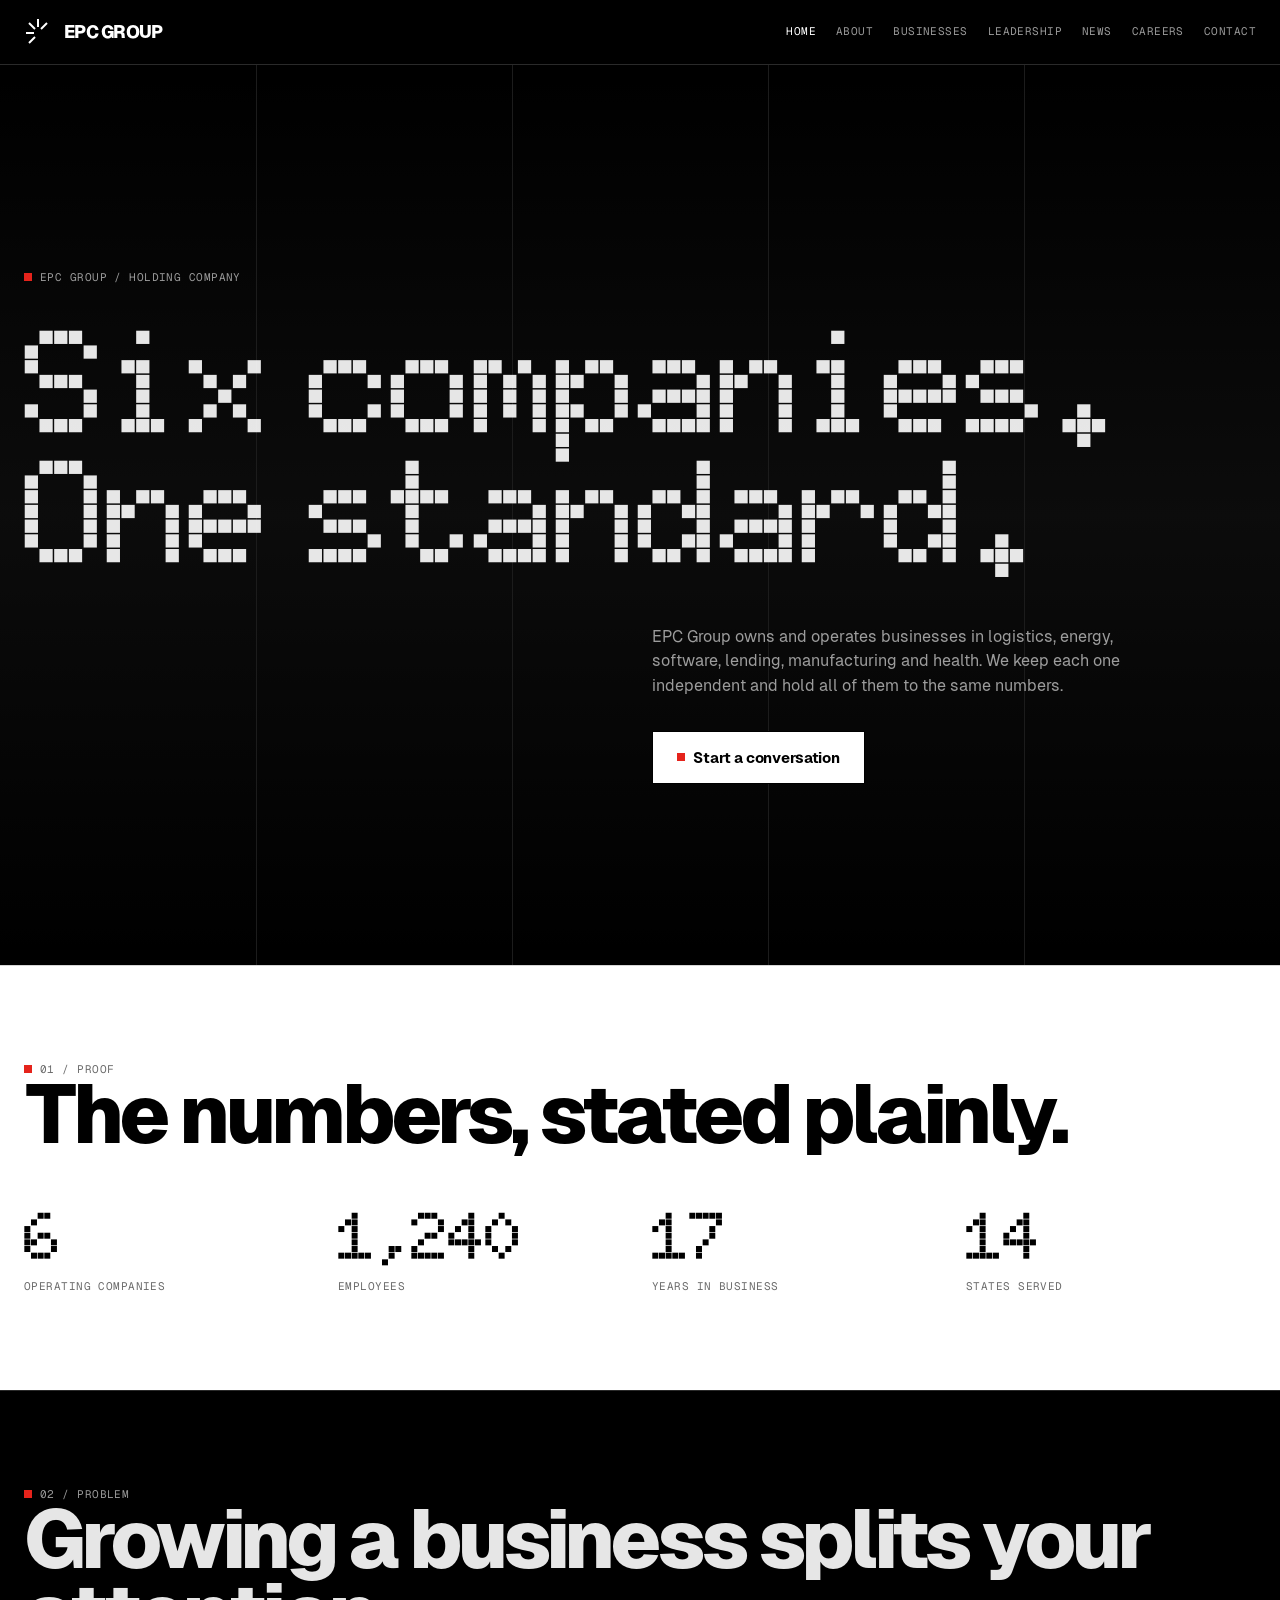
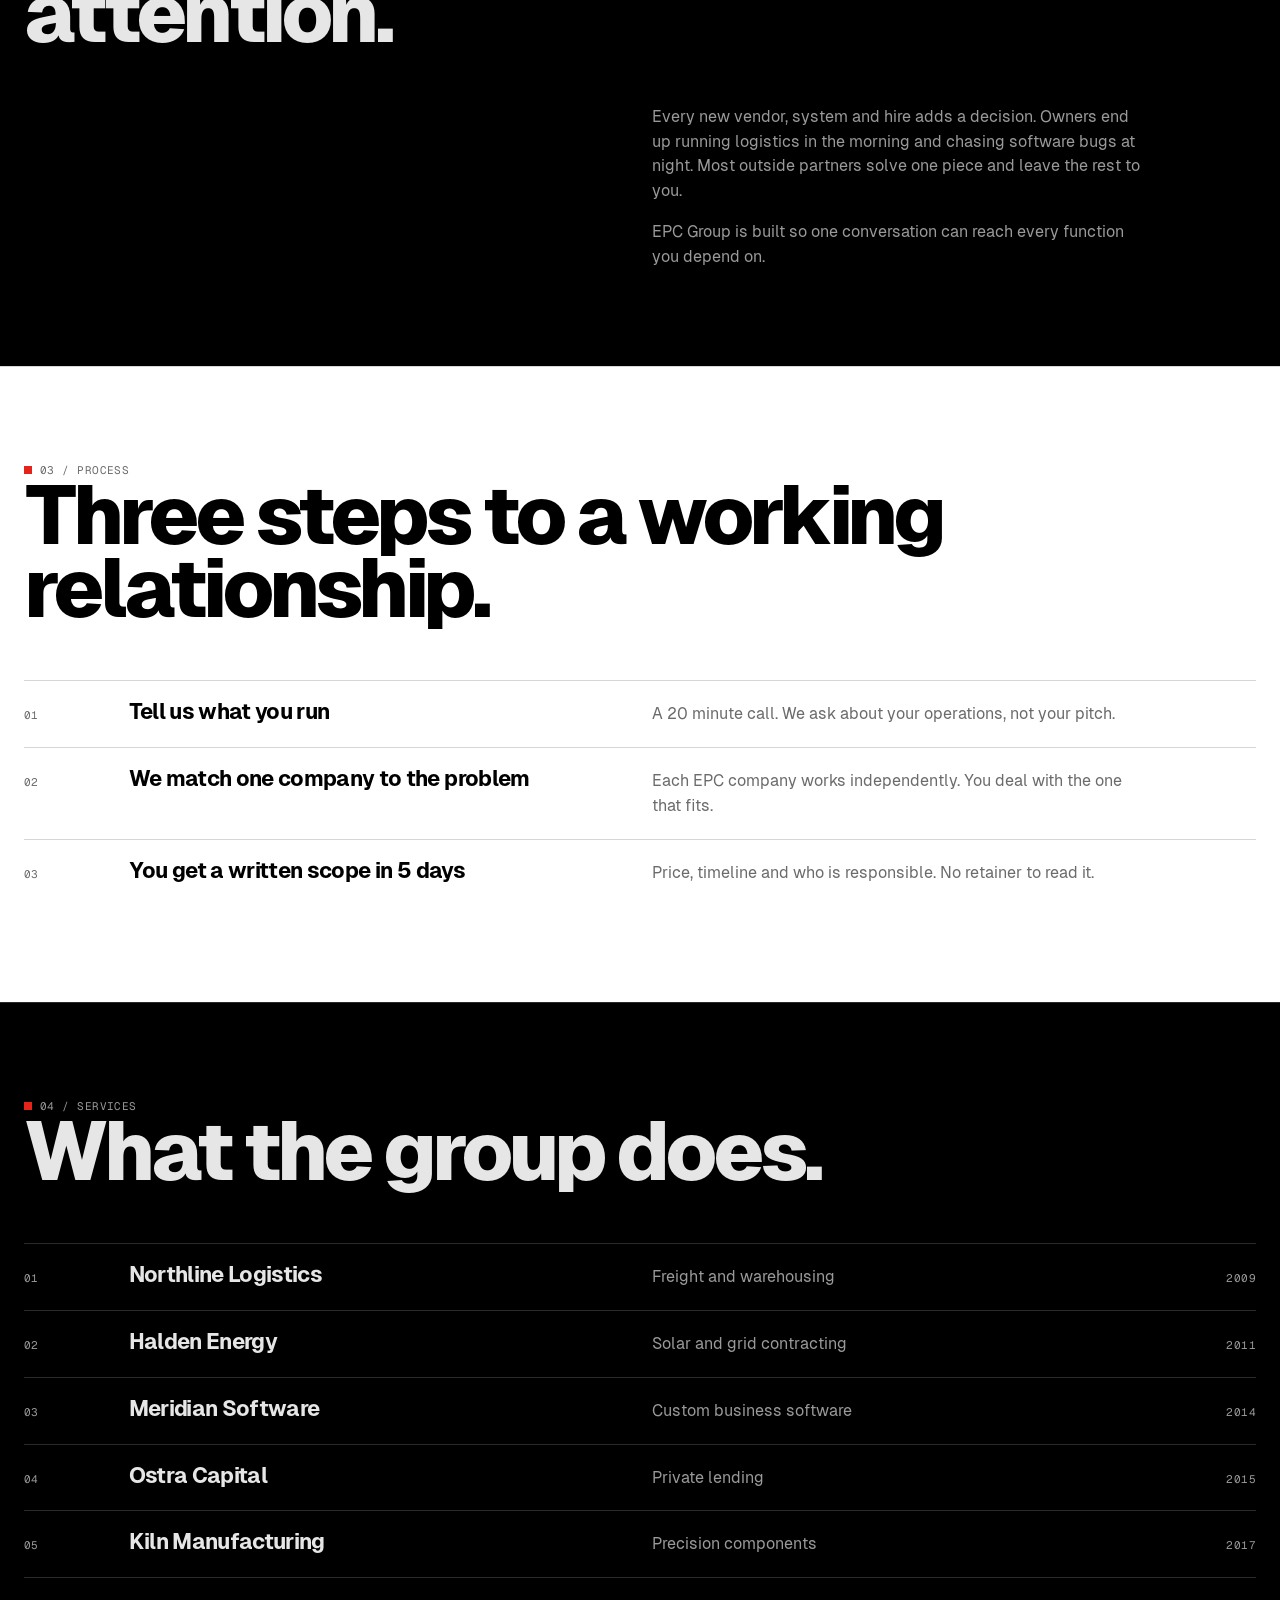
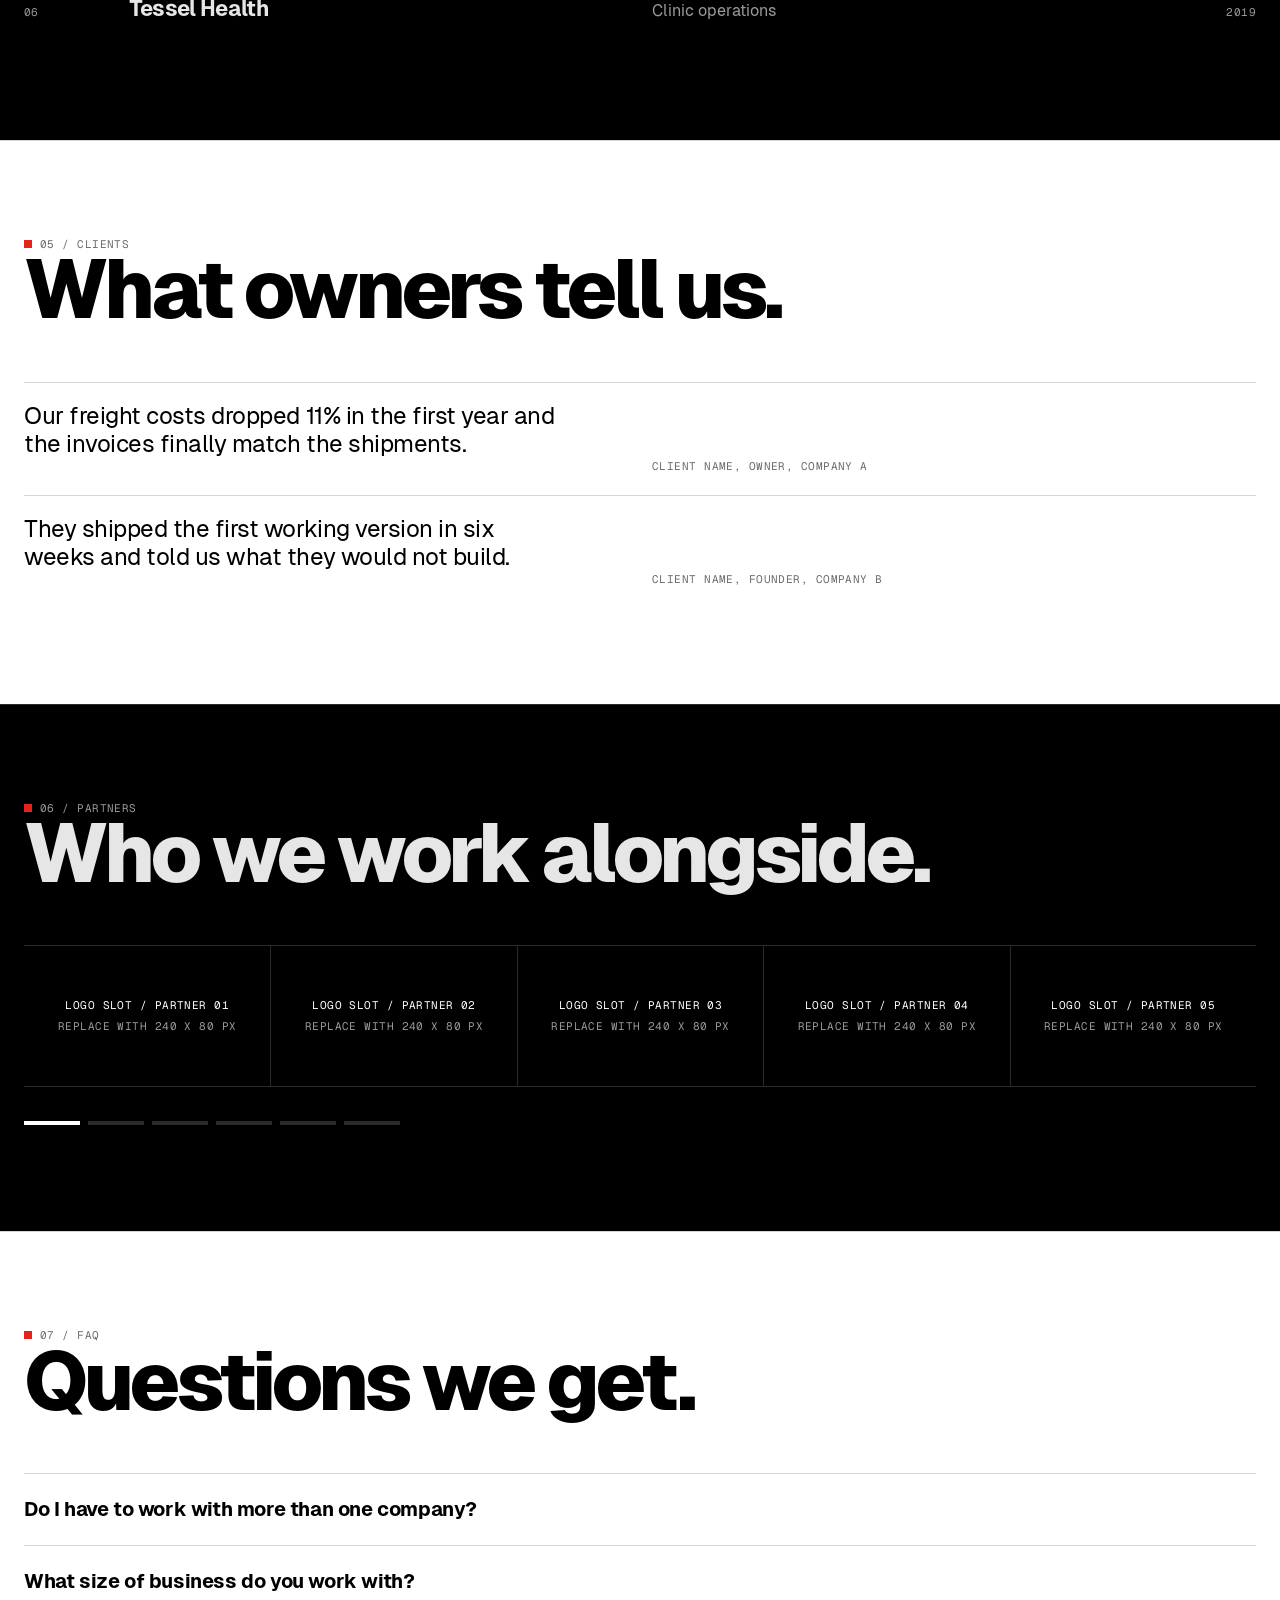
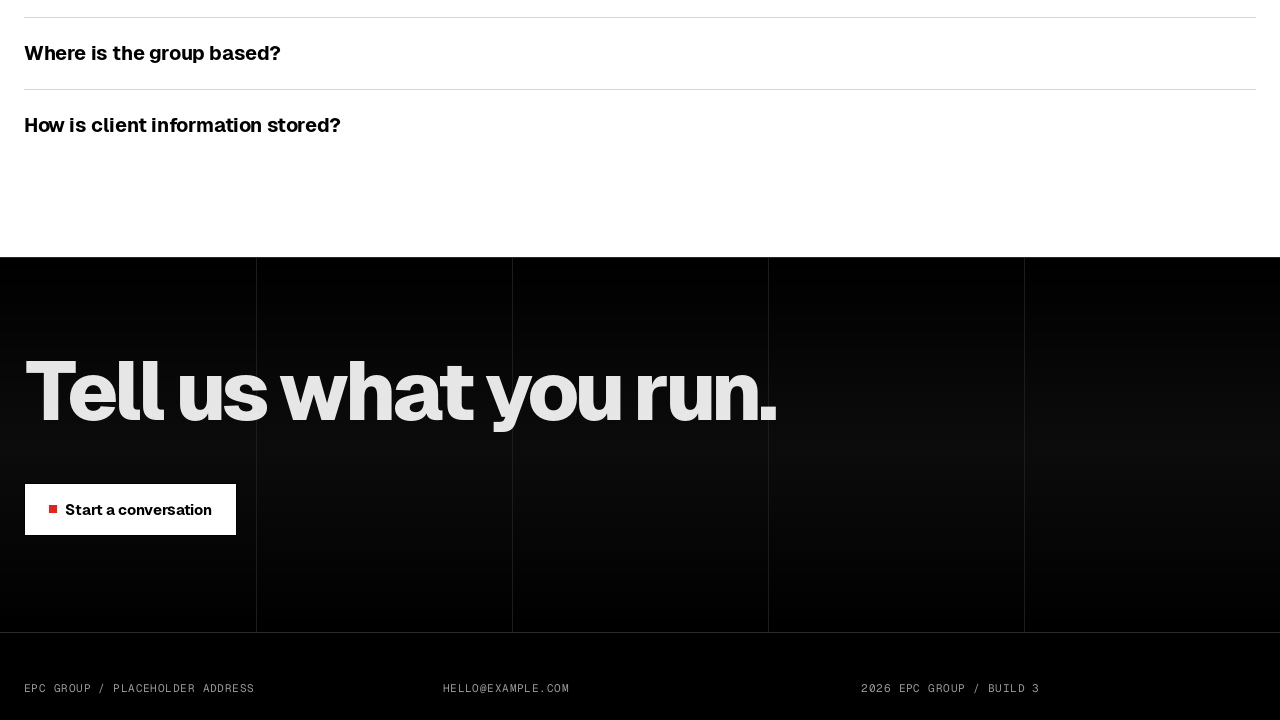
<file: index.html>
<!doctype html>
<html lang="en"><head><meta charset="utf-8">
<meta name="viewport" content="width=device-width,initial-scale=1,viewport-fit=cover">
<title>EPC Group | Holding company for logistics, energy, software and more</title>
<meta name="description" content="EPC Group owns and operates six independent companies in logistics, energy, software, lending, manufacturing and health. One conversation reaches all of them.">
<meta name="theme-color" content="#000000"><link rel="icon" href="data:,">
<link rel="preload" href="assets/fonts/doto-latin-900-normal.woff2" as="font" type="font/woff2" crossorigin>
<link rel="preload" href="assets/fonts/geist-sans-latin-700-normal.woff2" as="font" type="font/woff2" crossorigin>
<script>(function(){var d=document.documentElement,seen=0;if(/[?&]intro/.test(location.search)){try{sessionStorage.removeItem("epc-intro")}catch(e){}}try{seen=sessionStorage.getItem("epc-intro")}catch(e){}
if(matchMedia("(prefers-reduced-motion:reduce)").matches||seen){window.__intro=false;return}
try{sessionStorage.setItem("epc-intro","1")}catch(e){}
window.__intro=true;d.classList.add("intro");var done=false;
function end(){if(done)return;done=true;d.classList.remove("intro");window.__intro=false;dispatchEvent(new Event("epc:intro-done"));setTimeout(function(){var n=document.getElementById("intro");if(n)n.remove()},400)}
var t=setTimeout(end,1100);
function skip(){clearTimeout(t);var n=document.getElementById("intro");if(n)n.classList.add("skip");end()}
addEventListener("pointerdown",skip,{once:true});addEventListener("keydown",skip,{once:true})})();</script>
<link rel="stylesheet" href="assets/style.css?v=5">
<script type="application/ld+json">{"@context":"https://schema.org","@type":"LocalBusiness","name":"EPC Group","description":"Holding company operating six independent businesses.","url":"https://example.com/","email":"hello@example.com","address":{"@type":"PostalAddress","streetAddress":"Placeholder address","addressLocality":"Placeholder City","addressCountry":"IN"}}</script>
</head><body>
<div id="intro" aria-hidden="true"><i class="pn"></i><i class="pn"></i><i class="pn"></i><i class="pn"></i><i class="pn"></i>
<div class="lg"><i class="r r1"></i><i class="r r2"></i><i class="r r3"></i><i class="r r4"></i><i class="r r5"></i><i class="hub"></i>
<div class="wm"><svg viewBox="0 0 233 36" width="100%" style="display:block;overflow:visible"><text x="0" y="35.5" font-family="Geist,system-ui,sans-serif" font-weight="700" font-size="50" textLength="233" lengthAdjust="spacingAndGlyphs" fill="#000">EPC GROUP</text></svg></div></div></div>
<!-- Static copy of the form so Netlify detects it at deploy time -->
<form name="contact" data-netlify="true" netlify-honeypot="bot-field" hidden>
<input name="form-name"><input name="bot-field"><input name="name"><input name="company"><input name="email"><input name="phone"><textarea name="message"></textarea></form>
<div id="root"><noscript>EPC Group: holding company. Enable JavaScript to view this site.</noscript></div>
<script src="assets/app.js?v=5"></script></body></html>
</file>
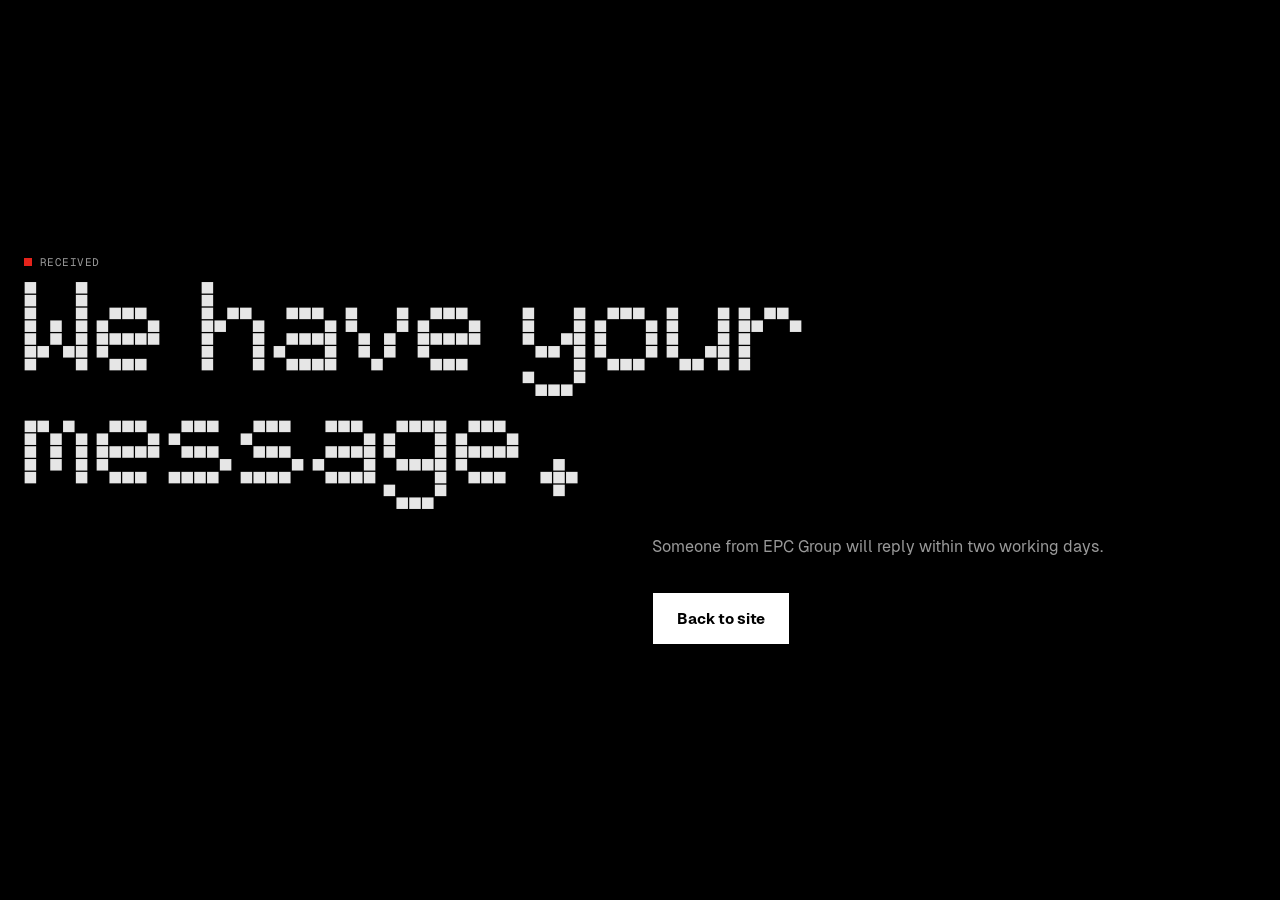
<file: thank-you.html>
<!doctype html><html lang="en"><head><meta charset="utf-8"><meta name="viewport" content="width=device-width,initial-scale=1">
<title>Message received | EPC Group</title><meta name="description" content="Your message to EPC Group has been received."><meta name="robots" content="noindex">
<link rel="stylesheet" href="assets/style.css"></head><body>
<section class="dark" style="min-height:100vh;display:flex;align-items:center;border:0"><div class="wrap">
<p class="mono c-meta"><span class="dot"></span>Received</p>
<h1 class="doto" style="font-size:clamp(48px,10vw,150px)">We have your message.</h1>
<p class="c-body" style="margin:40px 0 32px">Someone from EPC Group will reply within two working days.</p>
<div class="c-body"><a class="btn" href="/">Back to site</a></div></div></section></body></html>
</file>
<file: assets/style.css>
@font-face{font-family:Doto;src:url(fonts/doto-latin-900-normal.woff2);font-weight:900;font-display:swap}
@font-face{font-family:Geist;src:url(fonts/geist-sans-latin-400-normal.woff2);font-weight:400;font-display:swap}
@font-face{font-family:Geist;src:url(fonts/geist-sans-latin-700-normal.woff2);font-weight:700;font-display:swap}
@font-face{font-family:Geist;src:url(fonts/geist-sans-latin-800-normal.woff2);font-weight:800;font-display:swap}
@font-face{font-family:"Geist Mono";src:url(fonts/geist-mono-latin-400-normal.woff2);font-weight:400;font-display:swap}
:root{--k:#000;--w:#fff;--hl-k:#2a2a2a;--hl-w:#d6d6d6;--red:#e5231b;--ease:cubic-bezier(.23,1,.32,1);--g:24px}
*{box-sizing:border-box;margin:0;padding:0}
html{background:#000;-webkit-text-size-adjust:100%}
body{font:400 16px/1.55 Geist,system-ui,sans-serif;color:#fff;-webkit-font-smoothing:antialiased}
a{color:inherit;text-decoration:none}
.mono{font:400 11px/1.4 "Geist Mono",monospace;text-transform:uppercase;letter-spacing:.04em}
.dot{display:inline-block;width:8px;height:8px;background:var(--red);margin-right:8px}
.wrap{max-width:1440px;margin:0 auto;padding:0 var(--g);display:grid;grid-template-columns:repeat(12,1fr);column-gap:var(--g)}
.dark{background:var(--k);color:rgba(255,255,255,.6)}
.light{background:var(--w);color:#6b6b6b}
.dark h1,.dark h2,.dark h3{color:rgba(255,255,255,.9)}
.light h1,.light h2,.light h3{color:#000}
section{border-top:1px solid var(--hl-k);padding:96px 0}
.light{border-top-color:var(--hl-w)}
h1,h2{font-weight:800;letter-spacing:-.06em;line-height:.88}
h1{font-size:clamp(56px,11.5vw,176px);grid-column:1/-1}
h1.doto{font-family:Doto,monospace;font-weight:900;letter-spacing:-.04em}
h2{font-size:clamp(40px,6.5vw,96px);grid-column:1/-1;margin-bottom:56px}
h3{font-weight:700;letter-spacing:-.03em;font-size:22px;line-height:1.1}
p{max-width:52ch}
.c-body{grid-column:7/12}.c-meta{grid-column:1/4}.c-full{grid-column:1/-1}
header{position:sticky;top:0;z-index:5;background:#000;border-bottom:1px solid var(--hl-k)}
header .wrap{align-items:center;height:64px}
.brand{grid-column:1/4;display:flex;align-items:center;gap:12px;font-weight:800;letter-spacing:-.04em;font-size:18px;color:#fff}
nav{grid-column:5/-1;display:flex;gap:20px;justify-content:flex-end;flex-wrap:nowrap;overflow-x:auto}
nav a{color:rgba(255,255,255,.6);padding:4px 0;white-space:nowrap}
nav a[aria-current]{color:#fff;box-shadow:0 1px #fff}
@media(hover:hover){nav a:hover{color:#fff}}
.btn{display:inline-flex;align-items:center;gap:8px;font:700 15px Geist;letter-spacing:-.01em;padding:16px 24px;border:1px solid currentColor;background:#fff;color:#000;cursor:pointer;transition:none}
.light .btn{background:#000;color:#fff}
@media(hover:hover){.btn:hover{background:#000;color:#fff;border-color:#fff}.light .btn:hover{background:#fff;color:#000;border-color:#000}}
.btn:active{transform:scale(.98)}
.btn:focus-visible,a:focus-visible,summary:focus-visible,input:focus-visible,textarea:focus-visible{outline:2px solid var(--red);outline-offset:3px}
.row{grid-column:1/-1;display:grid;grid-template-columns:repeat(12,1fr);column-gap:var(--g);border-top:1px solid var(--hl-k);padding:20px 0;align-items:baseline;position:relative}
.light .row{border-top-color:var(--hl-w)}
.row .i{grid-column:1/2}.row .n{grid-column:2/7}.row .s{grid-column:7/12}.row .t{grid-column:12/13;text-align:right}
@media(hover:hover){a.row:hover{background:#fff;color:#000}.light a.row:hover{background:#000;color:#fff}a.row:hover h3{color:inherit}}
.row h3{margin:0}
.big{font-family:Doto,monospace;font-weight:900;font-size:clamp(40px,5.2vw,80px);letter-spacing:-.05em;line-height:.9;color:#000}
.stat{grid-column:span 3}
.ph{grid-column:1/-1;border:1px dashed currentColor;display:flex;align-items:center;justify-content:center;text-align:center;min-height:240px;opacity:.7;padding:16px}
details{grid-column:1/-1;border-top:1px solid var(--hl-w);padding:20px 0}
details summary{cursor:pointer;font-weight:700;font-size:20px;letter-spacing:-.02em;color:#000;list-style:none}
details summary::-webkit-details-marker{display:none}
details p{margin-top:12px}
form{grid-column:1/-1;display:grid;grid-template-columns:repeat(12,1fr);column-gap:var(--g);row-gap:24px}
label{grid-column:span 6;display:flex;flex-direction:column;gap:8px}
label.full{grid-column:1/-1}
input,textarea{font:400 16px Geist;background:#000;color:#fff;border:0;border-bottom:1px solid #fff;padding:12px 0;border-radius:0}
.rays line{stroke:currentColor;stroke-width:2;stroke-linecap:butt}
.rv{opacity:0;transform:translateY(8px);transition:opacity .2s var(--ease),transform .2s var(--ease)}
.rv.in{opacity:1;transform:none}
.rays line{stroke-dasharray:1;stroke-dashoffset:1}
.in .rays line,.rays.in line{stroke-dashoffset:0;transition:stroke-dashoffset .2s var(--ease)}
.rays line:nth-child(2){transition-delay:20ms}.rays line:nth-child(3){transition-delay:40ms}.rays line:nth-child(4){transition-delay:60ms}.rays line:nth-child(5){transition-delay:80ms}
footer{border-top:1px solid var(--hl-k);padding:48px 0 24px}
footer .wrap>*{grid-column:span 4}
@media(max-width:800px){:root{--g:16px}section{padding:64px 0}.c-body,.c-meta{grid-column:1/-1;margin-bottom:16px}.row .n{grid-column:2/-1}.row .s,.row .t{grid-column:2/-1;text-align:left}.stat{grid-column:span 6;margin-bottom:32px}label{grid-column:1/-1}nav{grid-column:1/-1}.brand{grid-column:1/-1}header .wrap{height:auto;padding-top:12px;padding-bottom:12px;row-gap:8px}footer .wrap>*{grid-column:1/-1;margin-bottom:16px}}
@media(prefers-reduced-motion:reduce){.rv{transform:none;transition:opacity .15s}.rays line{transition:none!important;stroke-dashoffset:0}.btn:active{transform:none}}
[hidden]{display:none!important}
.brand .rays line{stroke-dashoffset:0}
h1.doto{word-spacing:-.3em}
@media(max-width:800px){
nav{flex-wrap:wrap;overflow:visible;justify-content:flex-start;gap:6px 16px}
.wrap>[style*="grid-column"],.row>[style*="grid-column"]{grid-column:1/-1!important}
.wrap>.c-body{grid-column:1/-1!important}
.row .i{grid-column:1/-1;margin-bottom:4px}.row .n{grid-column:1/-1}
}

/* ---- startup intro (first visit per tab) ---- */
#intro{display:none;position:fixed;inset:0;z-index:100;pointer-events:none;overflow:hidden}
html.intro #intro{display:block}
html.intro{overflow:hidden}
#intro .pn{position:absolute;top:0;bottom:0;width:20.1%;background:#fff;animation:pn 340ms cubic-bezier(.77,0,.175,1) both}
#intro .pn:nth-child(1){left:0;animation-delay:820ms}#intro .pn:nth-child(2){left:20%;animation-delay:860ms}#intro .pn:nth-child(3){left:40%;animation-delay:900ms}#intro .pn:nth-child(4){left:60%;animation-delay:940ms}#intro .pn:nth-child(5){left:80%;animation-delay:980ms}
@keyframes pn{to{transform:translateY(-100%)}}
#intro .lg{--u:calc(min(76vw,640px)/279);position:absolute;left:50%;top:50%;width:calc(279*var(--u));height:calc(80*var(--u));transform:translate(-50%,-50%);animation:lg-out 120ms ease-out 800ms both}
@keyframes lg-out{to{opacity:0}}
#intro .r{position:absolute;width:calc(30*var(--u));height:calc(3*var(--u));background:#000;transform-origin:0 50%;transform:var(--t) scaleX(0);animation:ray 260ms cubic-bezier(.23,1,.32,1) var(--d) both}
@keyframes ray{to{transform:var(--t) scaleX(1)}}
#intro .r1{left:calc(38*var(--u));top:calc(28.5*var(--u));--t:rotate(-90deg);--d:0ms}
#intro .r2{left:calc(46*var(--u));top:calc(32.5*var(--u));--t:rotate(-45deg);--d:50ms}
#intro .r3{left:calc(32.7*var(--u));top:calc(49.2*var(--u));--t:rotate(135deg);--d:100ms}
#intro .r4{left:calc(29*var(--u));top:calc(42*var(--u));--t:rotate(180deg);--d:150ms}
#intro .r5{left:calc(30*var(--u));top:calc(33.5*var(--u));--t:rotate(-135deg);--d:200ms}
#intro .hub{position:absolute;left:calc(35.5*var(--u));top:calc(40.5*var(--u));width:calc(5*var(--u));height:calc(5*var(--u));background:var(--red);opacity:0;animation:hub 1ms linear 300ms forwards}
@keyframes hub{to{opacity:1}}
#intro .wm{position:absolute;left:calc(46*var(--u));top:calc(44*var(--u));width:calc(233*var(--u));opacity:0;animation:wm 240ms cubic-bezier(.23,1,.32,1) 380ms both}
@keyframes wm{from{opacity:0;transform:translateY(calc(3*var(--u)))}to{opacity:1;transform:none}}
#intro.skip{opacity:0;transition:opacity 120ms ease-out}
/* ---- partners ---- */
.pl{grid-column:1/-1;list-style:none;display:grid;grid-template-columns:repeat(5,1fr);border-top:1px solid var(--hl-w);border-bottom:1px solid var(--hl-w)}
.pc{display:flex;align-items:center;justify-content:center;height:140px;padding:0 16px;border-left:1px solid var(--hl-w);animation:pin .2s var(--ease) both;animation-delay:calc(var(--i)*20ms)}
.pc:first-child{border-left:0}
@keyframes pin{from{opacity:0;transform:translateX(8px)}}
.pc img{max-width:100%;max-height:56px;height:auto;width:auto}
.plc{display:flex;flex-direction:column;gap:6px;align-items:center;text-align:center}
.seg{display:flex;gap:8px;margin-top:24px}
.seg button{width:56px;height:24px;padding:10px 0;border:0;background:#d6d6d6;background-clip:content-box;cursor:pointer;border-radius:0}
.seg button[aria-current=true]{background:#000;background-clip:content-box}
.dark .pl,.dark .pc{border-color:var(--hl-k)}
.dark .plc .mono:first-child{color:#fff}
.dark .seg button{background:#2a2a2a;background-clip:content-box}
.dark .seg button[aria-current=true]{background:#fff;background-clip:content-box}
.dark .pc img{filter:grayscale(1) brightness(0) invert(1)}
@media(max-width:1000px){.pl{grid-template-columns:repeat(3,1fr)}.pc:nth-child(n+4){display:none}}
@media(max-width:800px){.pl{grid-template-columns:repeat(2,1fr)}.pc:nth-child(n+3){display:none}.pc:nth-child(2){border-left:1px solid var(--hl-k)}}
@media(prefers-reduced-motion:reduce){#intro{display:none!important}.pc{animation:none}}

/* ---- scroll + background motion ---- */
.sp{position:absolute;left:0;right:0;bottom:-1px;height:2px;background:var(--red);transform:scaleX(0);transform-origin:left;pointer-events:none;display:block}
.row{border-top:0}
.row::before{content:"";position:absolute;left:0;right:0;top:0;height:1px;background:var(--hl-k);transform:scaleX(0);transform-origin:left;transition:transform .2s var(--ease);transition-delay:inherit}
.light .row::before{background:var(--hl-w)}
.row.in::before{transform:none}
.hasbg{position:relative;overflow:hidden}
.hasbg>.wrap{position:relative;z-index:1}
.hero-video{background:#000!important;border-top:none!important}
.hero-video-bg{animation:video-zoom 0.8s ease-out forwards;opacity:0.95;filter:brightness(1.1) contrast(1.15)}
@keyframes video-zoom{from{transform:scale(1.08)}}
.cols{position:absolute;inset:0;z-index:0;pointer-events:none}
.cols i{position:absolute;top:0;bottom:0;width:20%;overflow:hidden;border-left:1px solid #1c1c1c}
.cols i:nth-child(1){left:0;border-left:0;--t:34s}.cols i:nth-child(2){left:20%;--t:46s}.cols i:nth-child(3){left:40%;--t:28s}.cols i:nth-child(4){left:60%;--t:40s}.cols i:nth-child(5){left:80%;--t:52s}
.cols i::before{content:"";position:absolute;left:0;right:0;top:0;height:200%;background:linear-gradient(180deg,#000,#181818 25%,#000 50%,#181818 75%,#000);will-change:transform;animation:drift var(--t) linear infinite;animation-play-state:paused;opacity:0.5}
.cols i:nth-child(even)::before{animation-direction:reverse}
.cols.on i::before{animation-play-state:running}
@keyframes drift{to{transform:translateY(-50%)}}

/* ---- scroll animations ---- */
section.parallax{--py:0px}
@supports(animation-timeline:view()){section.parallax{animation:parallax-shift linear;animation-timeline:view()}}
@keyframes parallax-shift{from{--py:40px;opacity:0.8}to{--py:0px;opacity:1}}
.stat{animation:stat-bounce ease-out 0.6s backwards;animation-delay:var(--stat-delay,0s)}
@keyframes stat-bounce{from{opacity:0;transform:translateY(12px);filter:blur(4px)}to{opacity:1;transform:none;filter:blur(0)}}
.row{animation:row-slide ease-out 0.5s backwards;animation-delay:var(--row-delay,0s)}
@keyframes row-slide{from{opacity:0;transform:translateX(-8px)}to{opacity:1;transform:none}}

@media(prefers-reduced-motion:reduce){.row::before{transform:none;transition:none}.cols i::before{animation:none}.stat{animation:none}.row{animation:none}.hero-video-bg{animation:none}}
</file>
